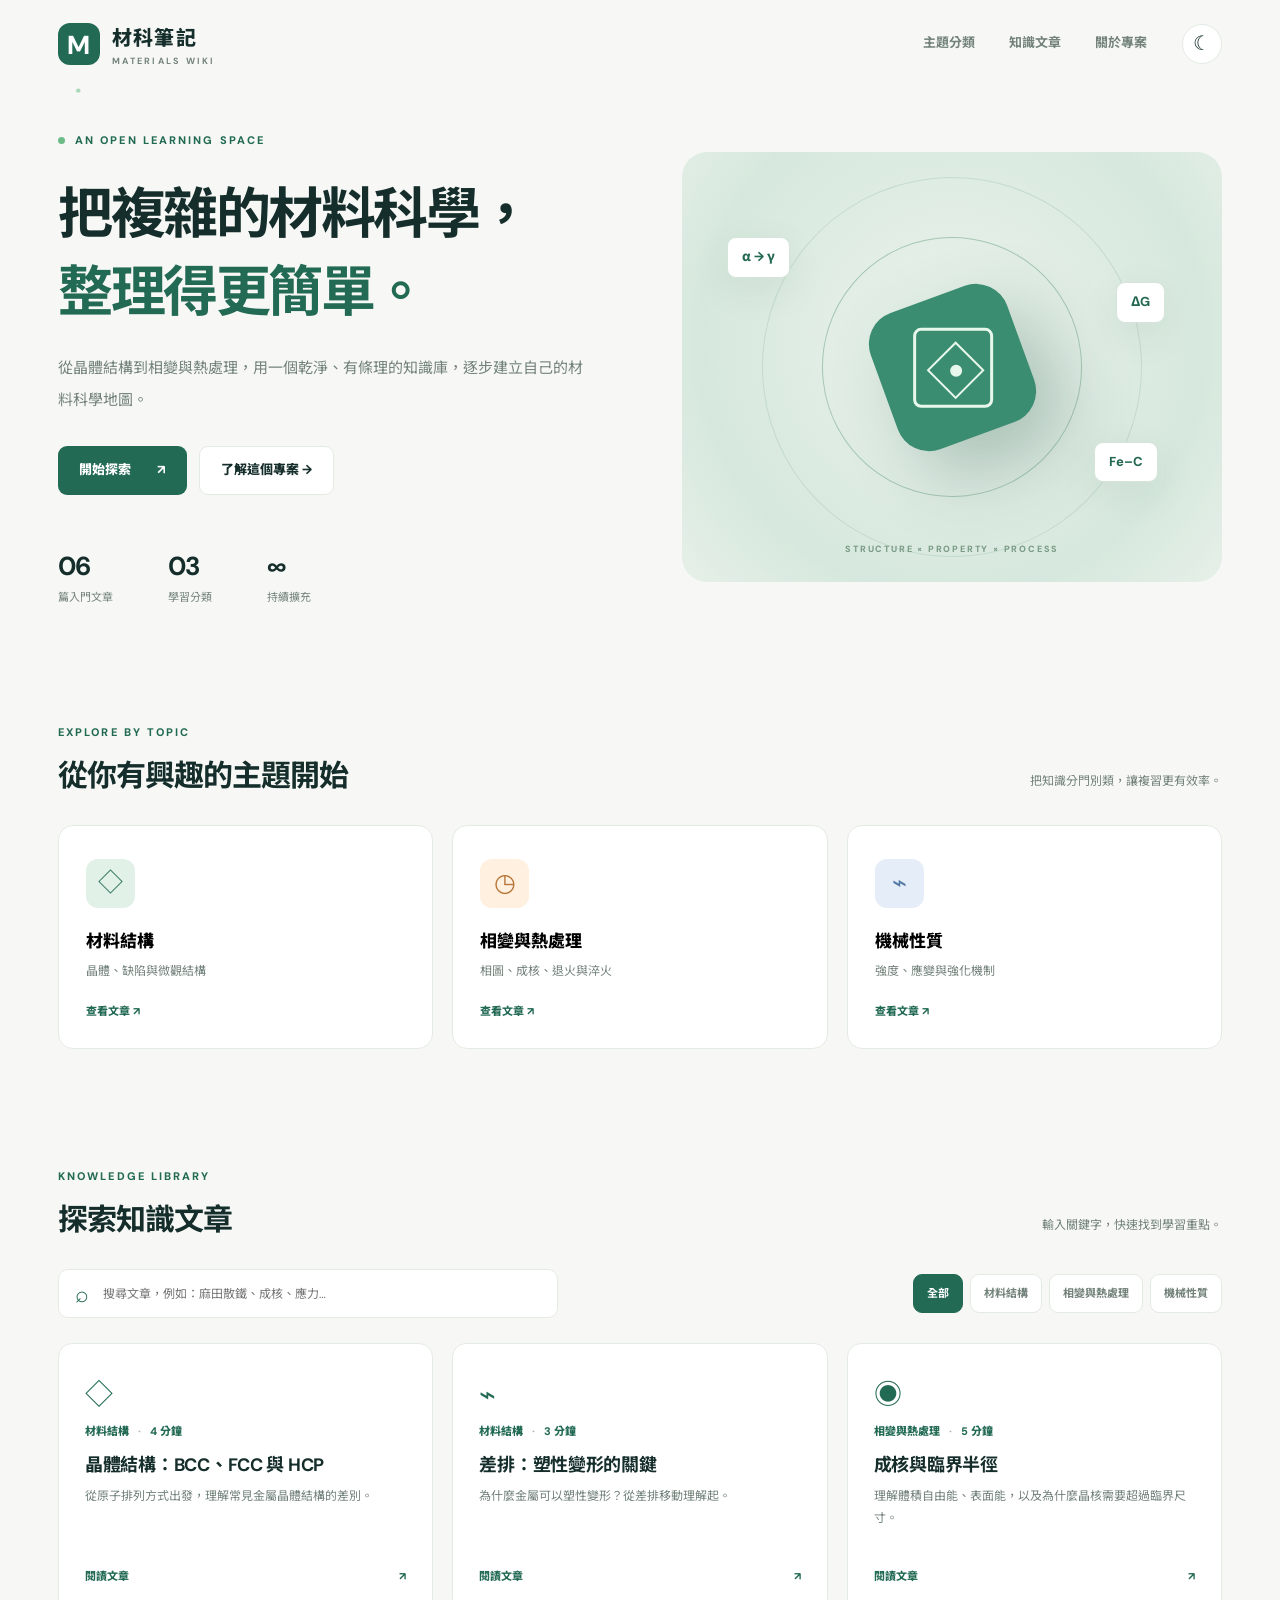
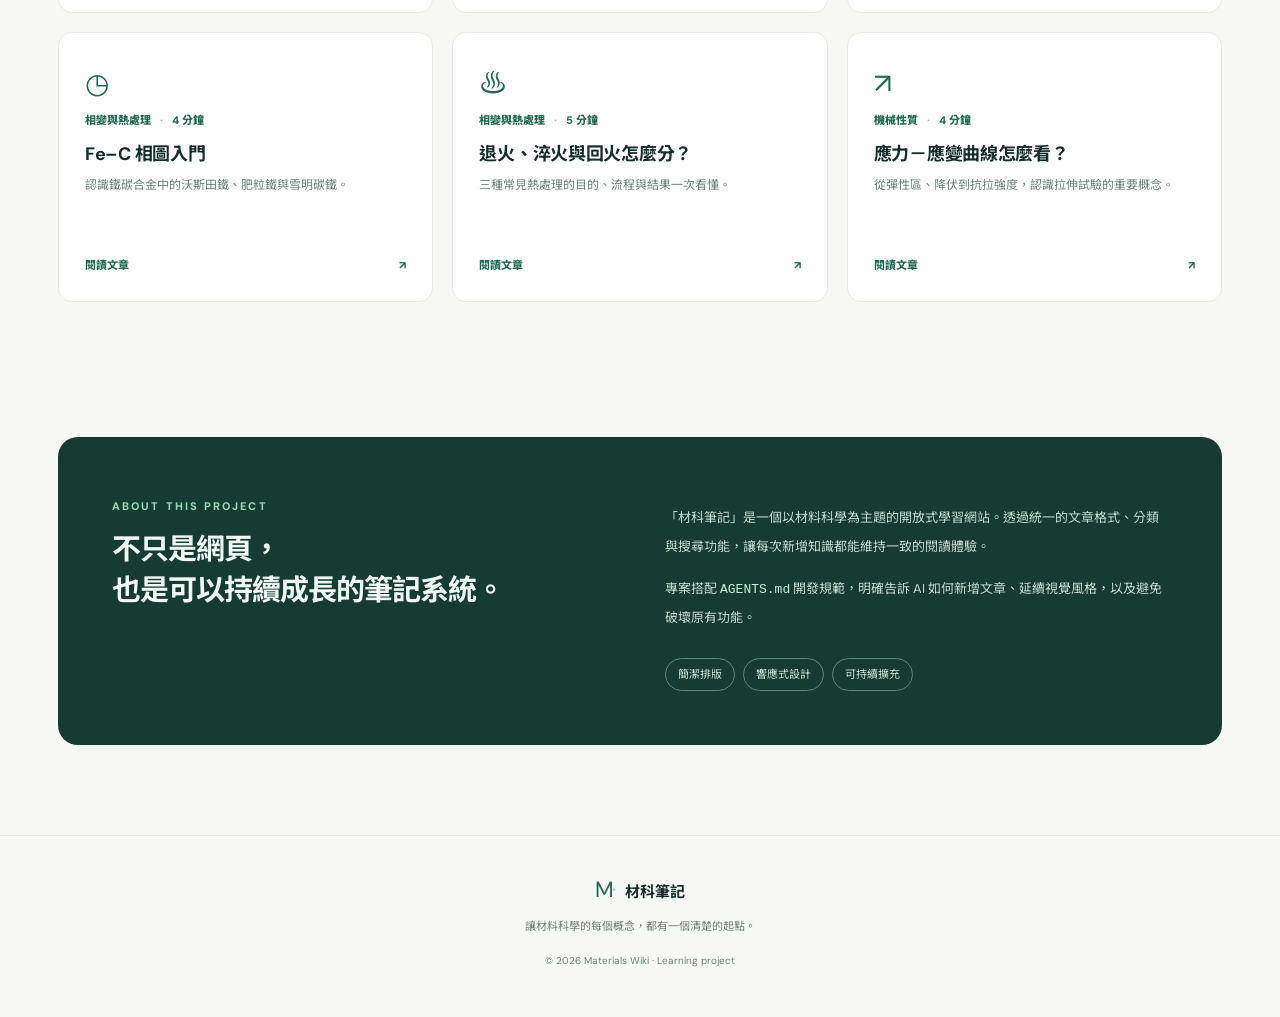
<file: index.html>
<!doctype html>
<html lang="zh-Hant"><head><meta charset="utf-8"><meta name="viewport" content="width=device-width,initial-scale=1"><meta name="description" content="材料科學知識庫：用簡單的語言探索熱處理、材料結構與性質。"><title>材科筆記｜Materials Wiki</title><link rel="stylesheet" href="style.css"></head>
<body><header class="topbar"><a class="brand" href="index.html"><span class="brandmark">M<span>·</span></span><span>材科筆記<small>MATERIALS WIKI</small></span></a><nav><a href="#topics">主題分類</a><a href="#articles">知識文章</a><a href="#about">關於專案</a></nav><button id="themeButton" class="theme" aria-label="切換明暗模式">☾</button></header>
<main><section class="hero"><div class="hero-copy"><span class="eyebrow"><span class="dot"></span> AN OPEN LEARNING SPACE</span><h1>把複雜的材料科學，<br><em>整理得更簡單。</em></h1><p>從晶體結構到相變與熱處理，用一個乾淨、有條理的知識庫，逐步建立自己的材料科學地圖。</p><div class="hero-actions"><a class="btn primary" href="#articles">開始探索 <span>↗</span></a><a class="btn secondary" href="#about">了解這個專案 →</a></div><div class="hero-stats"><div><strong id="articleCount">06</strong><small>篇入門文章</small></div><div><strong>03</strong><small>學習分類</small></div><div><strong>∞</strong><small>持續擴充</small></div></div></div><div class="hero-art" aria-hidden="true"><div class="orbit orbit1"></div><div class="orbit orbit2"></div><div class="atom-core"><div class="cube"><span></span><span></span><span></span></div></div><div class="floating-tag tag1">α → γ</div><div class="floating-tag tag2">ΔG</div><div class="floating-tag tag3">Fe–C</div><span class="art-caption">STRUCTURE × PROPERTY × PROCESS</span></div></section>
<section class="section topics" id="topics"><div class="section-top"><div><span class="overline">EXPLORE BY TOPIC</span><h2>從你有興趣的主題開始</h2></div><p>把知識分門別類，讓複習更有效率。</p></div><div class="topic-grid"><button class="topic-card" data-category="材料結構"><span class="topic-icon green">◇</span><span class="topic-title">材料結構</span><span class="topic-desc">晶體、缺陷與微觀結構</span><span class="topic-footer">查看文章 ↗</span></button><button class="topic-card" data-category="相變與熱處理"><span class="topic-icon orange">◷</span><span class="topic-title">相變與熱處理</span><span class="topic-desc">相圖、成核、退火與淬火</span><span class="topic-footer">查看文章 ↗</span></button><button class="topic-card" data-category="機械性質"><span class="topic-icon blue">⌁</span><span class="topic-title">機械性質</span><span class="topic-desc">強度、應變與強化機制</span><span class="topic-footer">查看文章 ↗</span></button></div></section>
<section class="section article-section" id="articles"><div class="section-top"><div><span class="overline">KNOWLEDGE LIBRARY</span><h2>探索知識文章</h2></div><p>輸入關鍵字，快速找到學習重點。</p></div><div class="toolbar"><div class="search-wrap"><span>⌕</span><input id="searchInput" type="search" placeholder="搜尋文章，例如：麻田散鐵、成核、應力…" aria-label="搜尋文章"></div><div class="filters" id="filters"><button class="filter active" data-filter="全部">全部</button><button class="filter" data-filter="材料結構">材料結構</button><button class="filter" data-filter="相變與熱處理">相變與熱處理</button><button class="filter" data-filter="機械性質">機械性質</button></div></div><div class="article-grid" id="articleGrid"></div><p class="empty" id="emptyMessage" hidden>找不到符合的文章，請換個關鍵字試試看。</p></section>
<section class="about" id="about"><div><span class="overline">ABOUT THIS PROJECT</span><h2>不只是網頁，<br>也是可以持續成長的筆記系統。</h2></div><div class="about-copy"><p>「材科筆記」是一個以材料科學為主題的開放式學習網站。透過統一的文章格式、分類與搜尋功能，讓每次新增知識都能維持一致的閱讀體驗。</p><p>專案搭配 <code>AGENTS.md</code> 開發規範，明確告訴 AI 如何新增文章、延續視覺風格，以及避免破壞原有功能。</p><div class="about-pills"><span>簡潔排版</span><span>響應式設計</span><span>可持續擴充</span></div></div></section></main><footer><div class="footer-brand">M<span>·</span> <strong>材科筆記</strong></div><p>讓材料科學的每個概念，都有一個清楚的起點。</p><small>© 2026 Materials Wiki · Learning project</small></footer><script src="data.js"></script><script src="app.js"></script></body></html>
</file>
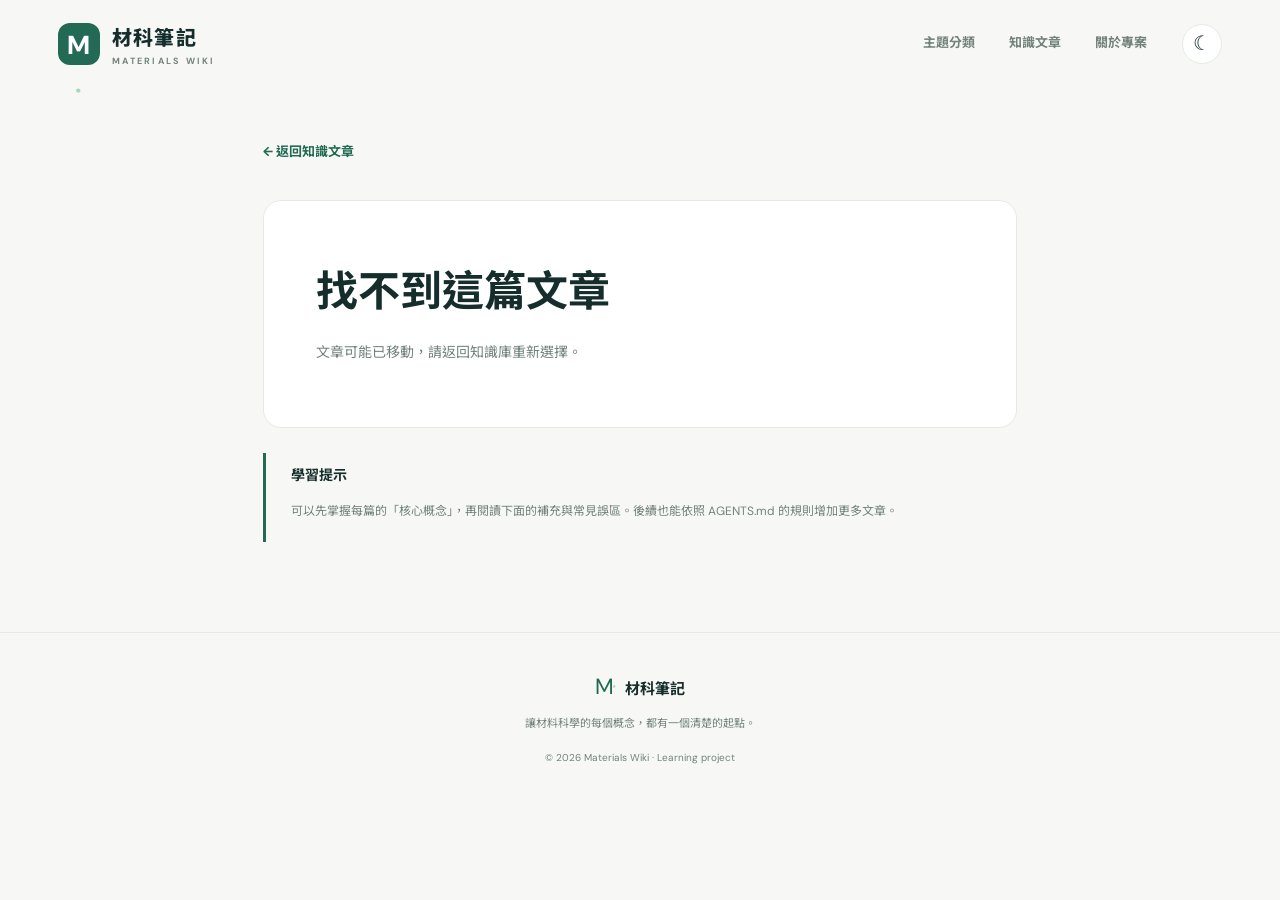
<file: article.html>
<!doctype html><html lang="zh-Hant"><head><meta charset="utf-8"><meta name="viewport" content="width=device-width,initial-scale=1"><meta name="description" content="材料科學知識文章"><title>知識文章｜材科筆記</title><link rel="stylesheet" href="style.css"></head><body><header class="topbar"><a class="brand" href="index.html"><span class="brandmark">M<span>·</span></span><span>材科筆記<small>MATERIALS WIKI</small></span></a><nav><a href="index.html#topics">主題分類</a><a href="index.html#articles">知識文章</a><a href="index.html#about">關於專案</a></nav><button id="themeButton" class="theme" aria-label="切換明暗模式">☾</button></header><main class="detail-page"><a class="back-link" href="index.html#articles">← 返回知識文章</a><article id="articleContent"></article><aside class="detail-note"><strong>學習提示</strong><p>可以先掌握每篇的「核心概念」，再閱讀下面的補充與常見誤區。後續也能依照 AGENTS.md 的規則增加更多文章。</p></aside></main><footer><div class="footer-brand">M<span>·</span> <strong>材科筆記</strong></div><p>讓材料科學的每個概念，都有一個清楚的起點。</p><small>© 2026 Materials Wiki · Learning project</small></footer><script src="data.js"></script><script src="app.js"></script></body></html>
</file>
<file: style.css>
@import url('https://fonts.googleapis.com/css2?family=DM+Sans:wght@400;500;600;700;800&family=Noto+Sans+TC:wght@400;500;600;700;800&display=swap');
:root{--bg:#f7f8f5;--paper:#fff;--ink:#152e2b;--muted:#73827b;--line:#e4ebe4;--accent:#226a54;--light:#e4f0e8;--dark:#153b32;--shadow:0 12px 42px #143e3012}html[data-theme=dark]{--bg:#101e1b;--paper:#1b2d28;--ink:#eaf5ee;--muted:#9fb8aa;--line:#344b42;--accent:#8fd3ad;--light:#2a4639;--dark:#244a3c;--shadow:0 15px 40px #0003}*{box-sizing:border-box}html{scroll-behavior:smooth}body{margin:0;background:var(--bg);color:var(--ink);font-family:'DM Sans','Noto Sans TC',sans-serif;line-height:1.75}a{text-decoration:none;color:inherit}button,input{font:inherit}button{cursor:pointer}#topics,#articles,#about{scroll-margin-top:100px}.topbar{max-width:1260px;margin:auto;padding:21px 48px;display:flex;align-items:center;gap:35px}.brand{display:flex;align-items:center;gap:12px;font-size:20px;font-weight:800;letter-spacing:.06em}.brandmark{font-size:26px;font-weight:800;letter-spacing:-.17em;width:42px;height:42px;display:grid;place-items:center;background:var(--accent);color:var(--paper);border-radius:12px;padding-right:5px}.brandmark span,.footer-brand span{color:#aad8b9}.brand small{display:block;font-size:9px;line-height:1.15;letter-spacing:.25em;color:var(--muted);font-weight:700}.topbar nav{display:flex;gap:34px;margin-left:auto}.topbar nav a{font-size:13px;color:var(--muted);font-weight:700}.topbar nav a:hover{color:var(--accent)}.theme{width:40px;height:40px;border:1px solid var(--line);background:var(--paper);border-radius:50%;font-size:20px;color:var(--ink)}main{max-width:1260px;padding:0 48px;margin:auto}.hero{min-height:560px;display:grid;grid-template-columns:1.04fr .96fr;align-items:center;gap:40px}.eyebrow,.overline{font-size:11px;letter-spacing:.19em;color:var(--accent);font-weight:800}.eyebrow{display:inline-flex;align-items:center;gap:10px}.dot{width:7px;height:7px;border-radius:50%;background:#6dbb88}.hero h1{font-size:clamp(34px,4.3vw,56px);letter-spacing:-.045em;line-height:1.42;margin:22px 0}.hero h1 em{color:var(--accent);font-style:normal}.hero-copy>p{font-size:15px;line-height:2.1;color:var(--muted);max-width:530px;margin-bottom:30px}.hero-actions{display:flex;gap:12px;flex-wrap:wrap}.btn{display:inline-flex;align-items:center;gap:26px;padding:12px 21px;border-radius:9px;font-size:13px;font-weight:800}.primary{color:white;background:#226a54}.secondary{border:1px solid var(--line);background:var(--paper);color:var(--ink)}.hero-stats{display:flex;gap:55px;margin-top:56px}.hero-stats strong{display:block;font-size:26px;line-height:1.2;letter-spacing:-.03em}.hero-stats small{font-size:11px;color:var(--muted)}.hero-art{position:relative;height:430px;border-radius:25px;background:radial-gradient(circle at 50% 44%,#e7f2e9 1%,#e1ede5 35%,#d6e8dd 70%,#e7f0e8 100%);overflow:hidden;display:grid;place-items:center}.orbit{position:absolute;border:1px solid #a6c7b2;border-radius:50%;transform:rotate(-28deg)}.orbit1{width:260px;height:260px}.orbit2{width:380px;height:380px;opacity:.45}.atom-core{height:145px;width:145px;background:#3b8d71;border-radius:33px;transform:rotate(-20deg);box-shadow:20px 35px 70px #2456414a;display:grid;place-items:center}.cube{position:relative;width:80px;height:80px;transform:rotate(20deg);border:3px solid #e7f7eb;border-radius:8px}.cube:before,.cube:after{content:'';position:absolute;border:2px solid #e7f7eb;width:37px;height:37px;top:19px;left:19px;transform:rotate(45deg)}.cube:after{width:8px;height:8px;background:#e7f7eb;border-radius:50%;left:34px;top:34px}.floating-tag{position:absolute;background:white;color:#236850;border:1px solid #d5e5d9;box-shadow:var(--shadow);padding:8px 14px;border-radius:9px;font-weight:800;font-size:13px}.tag1{top:85px;left:45px}.tag2{top:130px;right:57px}.tag3{bottom:100px;right:64px}.art-caption{position:absolute;bottom:25px;font-size:9px;color:#7a9b85;letter-spacing:.2em;font-weight:800}.section{padding:70px 0}.section-top{display:flex;justify-content:space-between;gap:24px;align-items:end;margin-bottom:28px}.section-top h2,.about h2{font-size:30px;line-height:1.4;letter-spacing:-.035em;margin:10px 0 0}.section-top p{font-size:12px;color:var(--muted);margin-bottom:5px}.topic-grid,.article-grid{display:grid;grid-template-columns:repeat(3,1fr);gap:19px}.topic-card{text-align:left;background:var(--paper);border:1px solid var(--line);border-radius:15px;padding:27px 27px 22px;min-height:224px;transition:.2s}.topic-card:hover,.article-card:hover{transform:translateY(-4px);box-shadow:var(--shadow);border-color:#b5d3c2}.topic-icon{display:grid;place-items:center;width:49px;height:49px;border-radius:12px;font-size:25px;margin-bottom:19px}.green{color:#2d765c;background:#e2f1e7}.orange{color:#b77639;background:#fff0df}.blue{color:#5479a3;background:#e5edf8}.topic-title{display:block;font-size:17px;font-weight:800}.topic-desc{display:block;color:var(--muted);font-size:12px;margin-top:4px}.topic-footer{display:block;margin-top:20px;font-size:11px;font-weight:800;color:var(--accent)}.article-section{padding-top:42px}.toolbar{display:flex;gap:15px;justify-content:space-between;align-items:center;margin-bottom:25px;flex-wrap:wrap}.search-wrap{display:flex;align-items:center;gap:12px;background:var(--paper);border:1px solid var(--line);padding:0 16px;border-radius:10px;min-width:310px;flex:1;max-width:500px}.search-wrap span{color:var(--accent);font-size:23px}.search-wrap input{border:0;background:transparent;outline:none;height:47px;min-width:0;width:100%;color:var(--ink);font-size:12px}.filters{display:flex;flex-wrap:wrap;gap:7px}.filter{border:1px solid var(--line);background:var(--paper);color:var(--muted);border-radius:9px;padding:9px 13px;font-size:11px;font-weight:700}.filter.active{background:#226a54;color:white;border-color:#226a54}.article-card{display:flex;flex-direction:column;min-height:270px;background:var(--paper);border:1px solid var(--line);border-radius:14px;padding:26px;transition:.2s}.article-icon{font-size:28px;color:var(--accent);height:52px}.article-meta,.detail-meta{color:var(--accent);font-weight:800;font-size:11px}.article-meta span,.detail-meta span{color:#adbcb2;margin:0 6px}.article-card h3{font-size:18px;margin:10px 0 6px;line-height:1.5;letter-spacing:-.015em}.article-card p{font-size:12px;color:var(--muted);line-height:1.9;margin:0}.article-bottom{display:flex;justify-content:space-between;margin-top:auto;padding-top:23px;font-size:11px;font-weight:800;color:var(--accent)}.empty{text-align:center;padding:50px;color:var(--muted)}.about{margin:65px 0 90px;padding:54px;background:var(--dark);color:#f0f8f3;border-radius:20px;display:grid;grid-template-columns:1fr 1fr;gap:50px}.about .overline{color:#9bd5b6}.about h2{font-size:29px}.about-copy p{font-size:13px;line-height:2.2;color:#c3d9ce}.about code{color:#c5f4d9}.about-pills{display:flex;flex-wrap:wrap;gap:8px;margin-top:25px}.about-pills span{font-size:11px;border:1px solid #5d8a74;border-radius:30px;padding:6px 12px;color:#cae6d6}footer{border-top:1px solid var(--line);padding:35px 48px 45px;text-align:center}.footer-brand{font-size:22px;letter-spacing:-.12em;color:var(--accent)}.footer-brand strong{letter-spacing:0;font-size:15px;margin-left:8px;color:var(--ink)}footer p{font-size:11px;color:var(--muted);margin:8px 0}footer small{color:var(--muted);font-size:10px}.detail-page{max-width:850px;padding-top:50px;padding-bottom:90px}.back-link{display:inline-block;color:var(--accent);font-size:13px;font-weight:700;margin-bottom:36px}.detail-page article{padding:45px 52px;background:var(--paper);border:1px solid var(--line);border-radius:18px}.detail-page h1{font-size:clamp(28px,4vw,42px);line-height:1.5;margin:14px 0}.detail-lead{color:var(--muted);font-size:16px;line-height:2}.detail-divider{height:1px;background:var(--line);margin:30px 0}.detail-page h2{font-size:23px;margin:20px 0 15px}.detail-page article>p,.detail-point p{font-size:14px;line-height:2.2;color:var(--muted)}.detail-point{display:flex;gap:18px;padding:20px 0;border-bottom:1px solid var(--line)}.point-no{color:var(--accent);font-size:14px;font-weight:800;padding-top:5px}.detail-point h3{margin:0;font-size:17px}.detail-point p{margin:8px 0 0}.takeaway{background:var(--light);padding:23px 25px;border-radius:13px;margin:30px 0}.takeaway strong{color:var(--accent)}.takeaway p{font-size:14px;margin:5px 0 0}.detail-note{border-left:3px solid var(--accent);margin-top:25px;padding:8px 25px}.detail-note strong{font-size:14px}.detail-note p{font-size:12px;color:var(--muted)}@media(max-width:900px){.hero{grid-template-columns:1fr;gap:30px;padding:55px 0}.hero-art{height:330px}.hero-stats{margin-top:32px}.section-top{align-items:start}.topic-grid,.article-grid{grid-template-columns:repeat(2,1fr)}.about{grid-template-columns:1fr;gap:10px}}@media(max-width:620px){.topbar{padding:16px 20px;gap:10px;flex-wrap:wrap}.brand{font-size:17px}.brandmark{height:36px;width:36px;font-size:23px}.topbar nav{order:3;justify-content:space-between;width:100%;margin:8px 0 0;gap:12px}.topbar nav a{font-size:11px}.theme{margin-left:auto}main{padding:0 20px}.hero{padding:45px 0;min-height:0}.hero h1{font-size:34px}.hero-copy>p{font-size:13px}.hero-art{height:300px}.hero-stats{gap:28px}.section{padding:40px 0}.section-top{display:block}.section-top h2{font-size:25px}.topic-grid,.article-grid{grid-template-columns:1fr;gap:12px}.topic-card{min-height:180px}.toolbar{display:block}.search-wrap{min-width:0;max-width:none;margin-bottom:14px}.filters{gap:6px}.filter{padding:7px 10px}.article-card{min-height:230px}.about{padding:30px 24px;margin:36px 0 50px}.about h2{font-size:25px}.detail-page{padding-top:28px}.detail-page article{padding:27px 22px}.detail-page h1{font-size:28px}}
</file>
